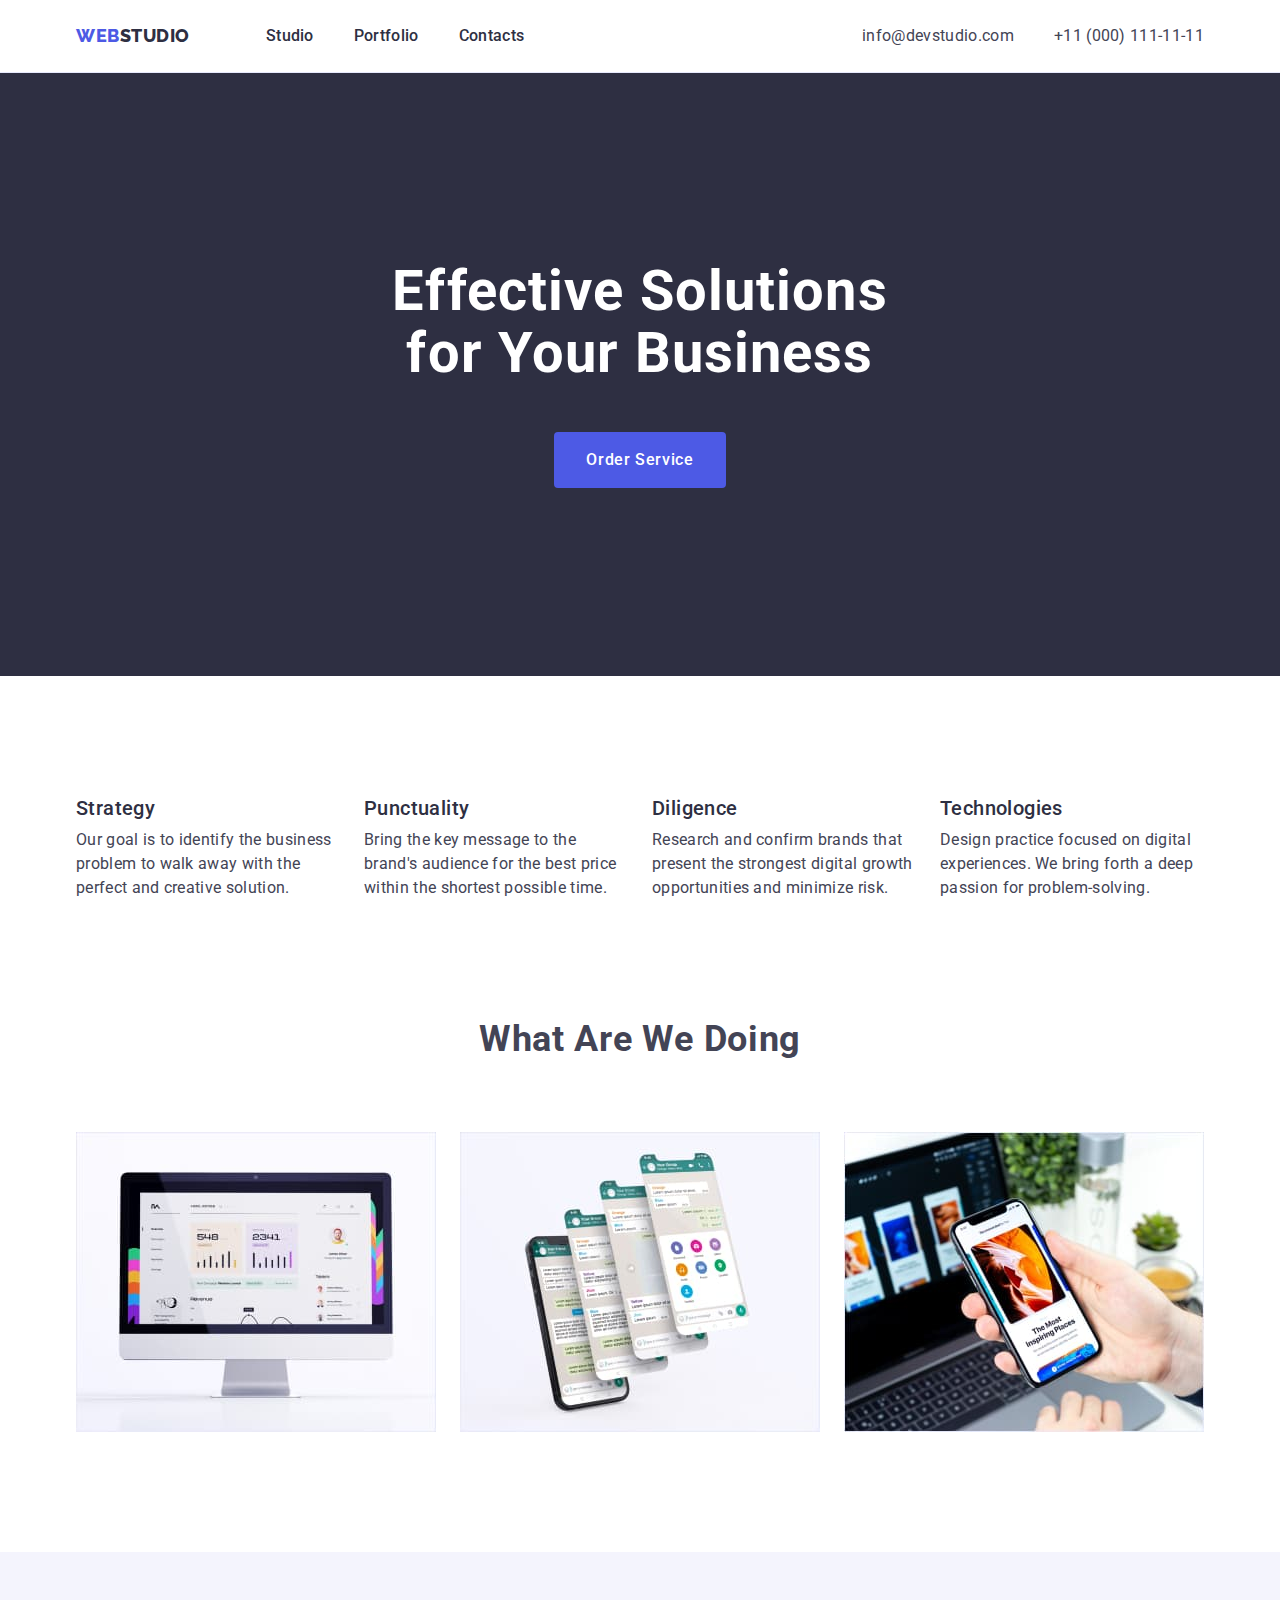
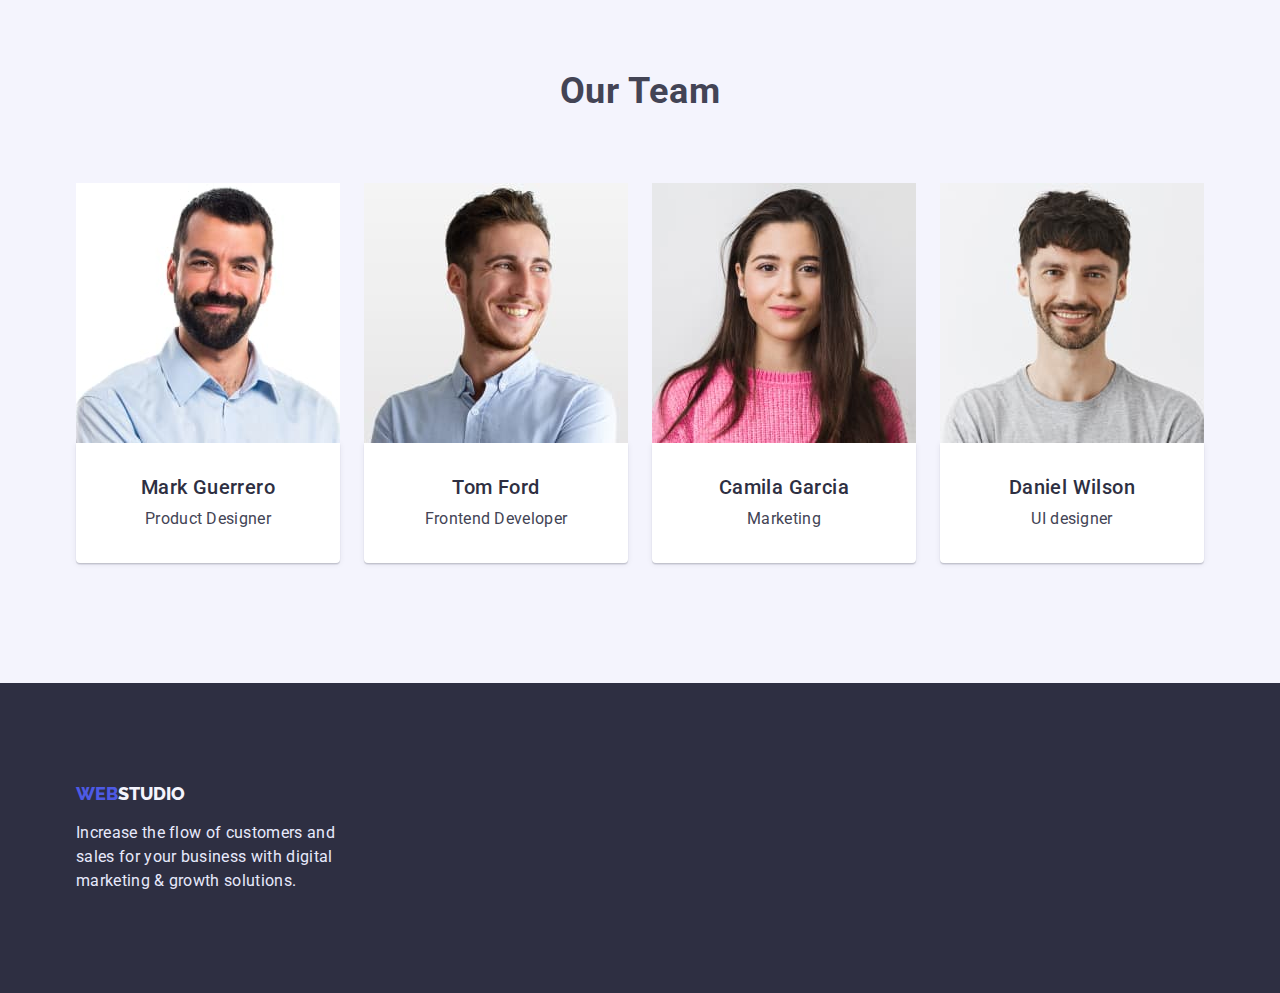
<file: index.html>
<!DOCTYPE html>
<html lang="en">
  <head>
    <meta charset="UTF-8" />
    <meta http-equiv="X-UA-Compatible" content="IE=edge" />
    <meta name="viewport" content="width=device-width, initial-scale=1.0" />
    <title>WebStudio</title>
    <link rel="preconnect" href="https://fonts.googleapis.com" />
    <link rel="preconnect" href="https://fonts.gstatic.com" crossorigin />
    <link
      href="https://fonts.googleapis.com/css2?family=Raleway:wght@800&family=Roboto:wght@400;500;700&display=swap"
      rel="stylesheet"
    />
    <link
      rel="stylesheet"
      href="https://cdn.jsdelivr.net/npm/modern-normalize@1.1.0/modern-normalize.min.css"
    />
    <link rel="stylesheet" href="./css/styles.css" />
  </head>
  <body>
    <!-- Шапка сайта -->
    <header class="page-header">
      <div class="container page-header-container">
        <nav class="page-nav">
          <a class="logo link" href="./index.html"
            ><span class="logo-spn">WEB</span>STUDIO</a
          >
          <ul class="menu list">
            <li class="menu-item">
              <a class="menu-link link" href="./index.html">Studio</a>
            </li>
            <li class="menu-item">
              <a class="menu-link link" href="./portfolio.html">Portfolio</a>
            </li>
            <li class="menu-item">
              <a class="menu-link link" href="./index.html">Contacts</a>
            </li>
          </ul>
        </nav>
        <address class="main-address">
          <ul class="address-menu list">
            <li class="mail">
              <a class="contact-link link" href="mailto:info@devstudio.com"
                >info@devstudio.com</a
              >
            </li>
            <li>
              <a class="contact-link phone link" href="tel:+110001111111"
                >+11 (000) 111-11-11</a
              >
            </li>
          </ul>
        </address>
      </div>
    </header>
    <main>
      <!-- Герой -->
      <section class="hero section">
        <div class="container">
          <h1 class="hero-title">Effective Solutions for Your Business</h1>
          <button class="modal-btn" type="button">Order Service</button>
        </div>
      </section>
      <!-- Преимущества -->
      <section class="benefits section">
        <!-- <h2>Benefits</h2> -->
        <div class="container">
          <ul class="menu-benefits list">
            <li class="menu-item-benefits">
              <h3 class="section-subtitle">Strategy</h3>
              <p class="section-description">
                Our goal is to identify the business problem to walk away with the
                perfect and creative solution.
              </p>
            </li>
            <li class="menu-item-benefits">
              <h3 class="section-subtitle">Punctuality</h3>
              <p class="section-description">
                Bring the key message to the brand's audience for the best price
                within the shortest possible time.
              </p>
            </li>
            <li class="menu-item-benefits">
              <h3 class="section-subtitle">Diligence</h3>
              <p class="section-description">
                Research and confirm brands that present the strongest digital
                growth opportunities and minimize risk.
              </p>
            </li>
            <li class="menu-item-benefits">
              <h3 class="section-subtitle">Technologies</h3>
              <p class="section-description">
                Design practice focused on digital experiences. We bring forth a
                deep passion for problem-solving.
              </p>
            </li>
          </ul>
        </div>
      </section>
      <!-- Примеры работ -->
      <section class="example section">
        <div class="container">
          <h2 class="section-title">What are we doing</h2>
          <ul class="menu-example list">
            <li class="menu-item-img">
              <img
                src="./images/example-1.jpg"
                alt="computer screen"
                width="360"
              />
            </li>
            <li class="menu-item-img">
              <img
                src="./images/example-2.jpg"
                alt="smartphone screens"
                width="360"
              />
            </li>
            <li class="menu-item-img">
              <img
                src="./images/example-3.jpg"
                alt="computer and smartphone screens"
                width="360"
              />
            </li>
          </ul>
        </div>
      </section>
      <!-- Команда -->
      <section class="team section">
        <div class="container">
          <h2 class="section-title">Our Team</h2>
          <ul class="menu-team list">
            <li class="menu-item-team">
              <img src="./images/team-1.jpg" alt="Team member" width="264" />
              <div class="team-card-content-wrapper">
                <h3 class="section-subtitle">Mark Guerrero</h3>
                <p class="section-description">Product Designer</p>
              </div>
            </li>
            <li class="menu-item-team">
              <img src="./images/team-2.jpg" alt="Team member" width="264" />
              <div class="team-card-content-wrapper">
                <h3 class="section-subtitle">Tom Ford</h3>
                <p class="section-description">Frontend Developer</p>
              </div>
            </li>
            <li class="menu-item-team">
              <img src="./images/team-3.jpg" alt="Team member" width="264" />
              <div class="team-card-content-wrapper">
                <h3 class="section-subtitle">Camila Garcia</h3>
                <p class="section-description">Marketing</p>
              </div>
            </li>
            <li class="menu-item-team">
              <img src="./images/team-4.jpg" alt="Team member" width="264" />
              <div class="team-card-content-wrapper">
                <h3 class="section-subtitle">Daniel Wilson</h3>
                <p class="section-description">UI designer</p>
              </div>
            </li>
          </ul>
        </div>
      </section>
    </main>
    <!-- Футер -->
    <footer class="footer">
      <div class="container">
        <a class="logo-footer link" href="./index.html"
          ><span class="logo-spn-footer">WEB</span>STUDIO</a
        >
        <p class="footer-description">
          Increase the flow of customers and sales for your business with digital
          marketing & growth solutions.
        </p>
      </div>
    </footer>
  </body>
</html>
</file>
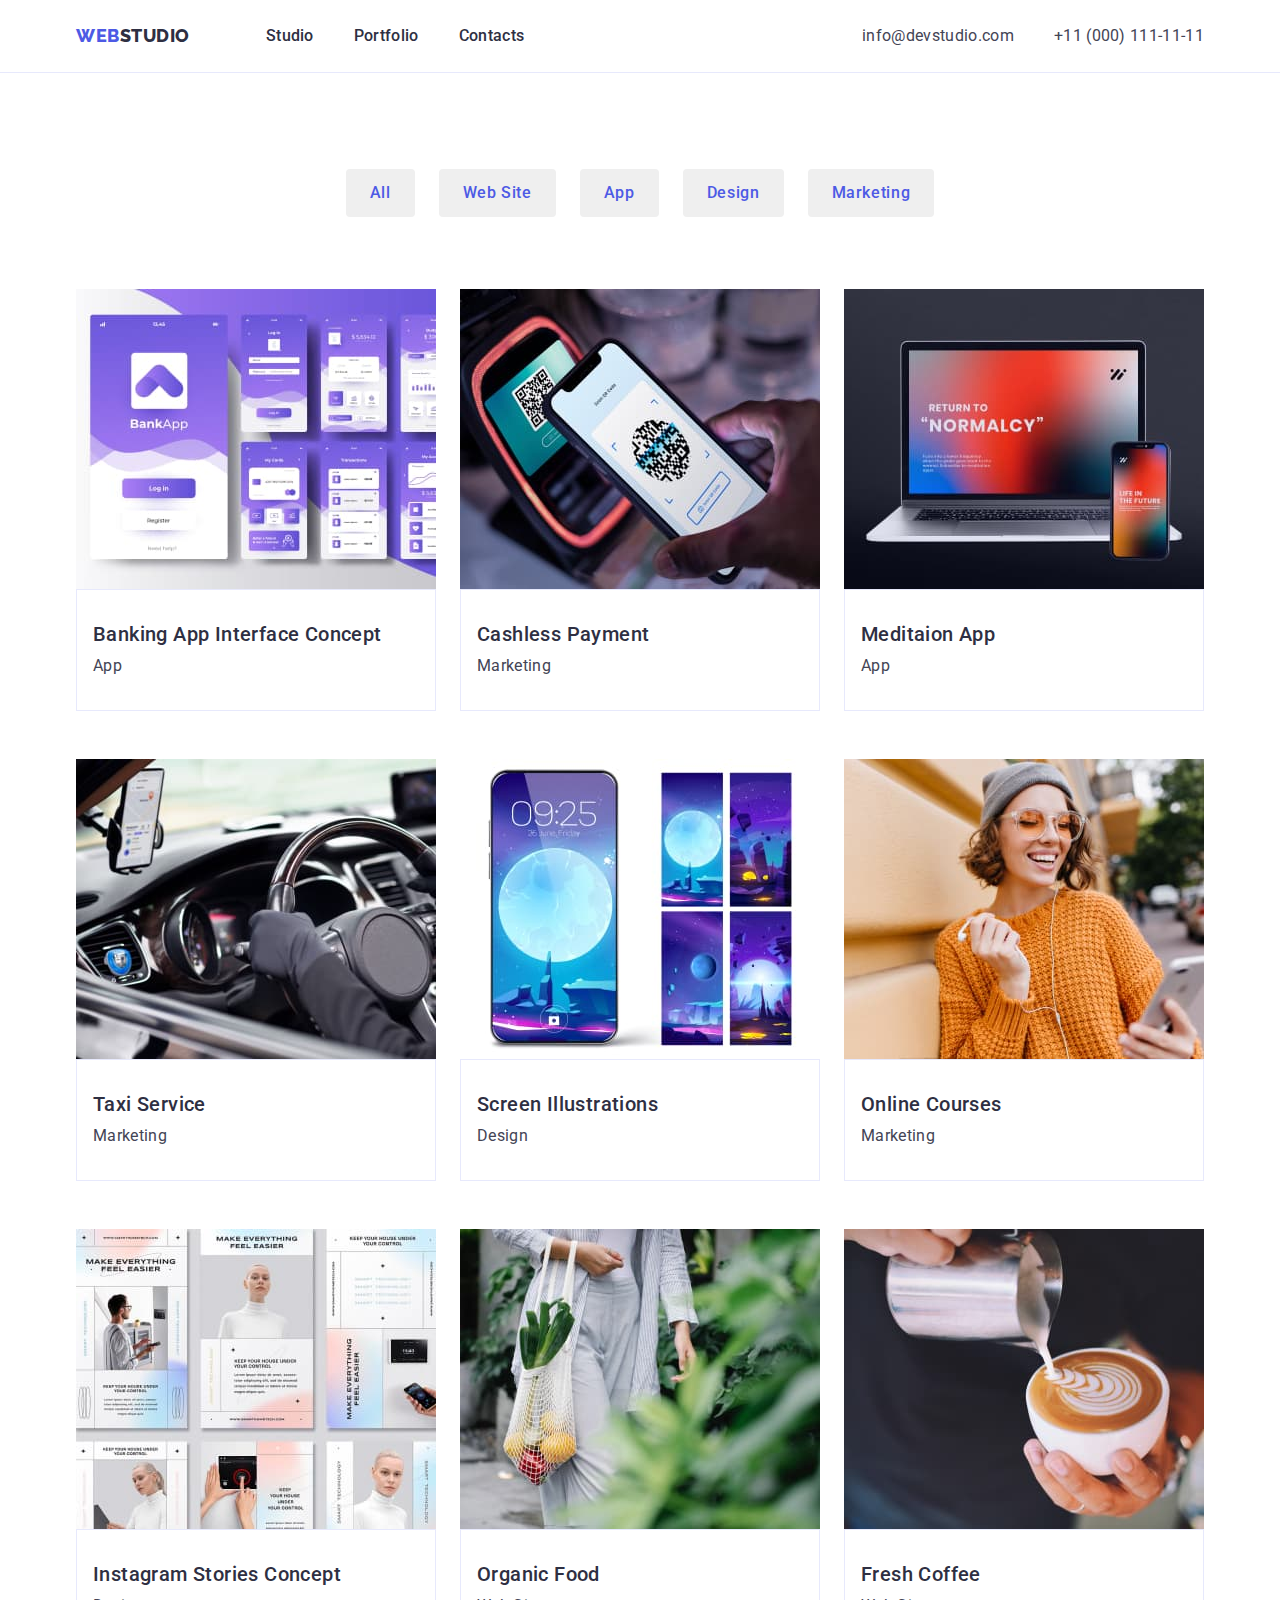
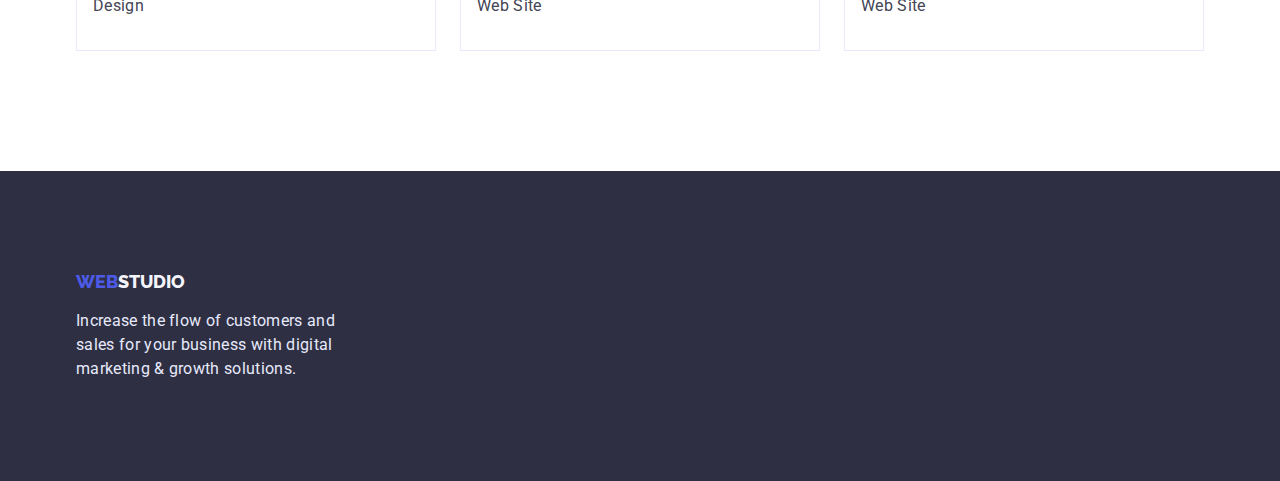
<file: portfolio.html>
<!DOCTYPE html>
<html lang="en">
  <head>
    <meta charset="UTF-8" />
    <meta http-equiv="X-UA-Compatible" content="IE=edge" />
    <meta name="viewport" content="width=device-width, initial-scale=1.0" />
    <title>Portfolio</title>
    <link rel="preconnect" href="https://fonts.googleapis.com" />
    <link rel="preconnect" href="https://fonts.gstatic.com" crossorigin />
    <link
      href="https://fonts.googleapis.com/css2?family=Raleway:wght@800&family=Roboto:wght@400;500;700&display=swap"
      rel="stylesheet"
    />
    <link
      rel="stylesheet"
      href="https://cdn.jsdelivr.net/npm/modern-normalize@1.1.0/modern-normalize.min.css"
    />
    <link rel="stylesheet" href="./css/styles.css" />
  </head>
  <body>
    <header class="page-header">
      <div class="container page-header-container">
        <nav class="page-nav">
          <a class="logo link" href="./index.html"
            ><span class="logo-spn">WEB</span>STUDIO</a
          >
          <ul class="menu list">
            <li class="menu-item">
              <a class="menu-link link" href="./index.html">Studio</a>
            </li>
            <li class="menu-item">
              <a class="menu-link link" href="./portfolio.html">Portfolio</a>
            </li>
            <li class="menu-item">
              <a class="menu-link link" href="./index.html">Contacts</a>
            </li>
          </ul>
        </nav>
        <address class="main-address">
          <ul class="address-menu list">
            <li>
              <a class="contact-link mail link" href="mailto:info@devstudio.com"
                >info@devstudio.com</a
              >
            </li>
            <li>
              <a class="contact-link phone link" href="tel:+110001111111"
                >+11 (000) 111-11-11</a
              >
            </li>
          </ul>
        </address>
      </div>
    </header>

    <main>
      <section class="section portfolio">
        <!-- <h1>Portfolio-examples</h1> -->
        <div class="container">
          <ul class="menu-portfolio-button list">
            <li class="menu-item-btn-portfolio">
              <button class="menu-btn" type="button">All</button>
            </li>
            <li class="menu-item-btn-portfolio">
              <button class="menu-btn" type="button">Web Site</button>
            </li>
            <li class="menu-item-btn-portfolio">
              <button class="menu-btn" type="button">App</button>
            </li>
            <li class="menu-item-btn-portfolio">
              <button class="menu-btn" type="button">Design</button>
            </li>
            <li class="menu-item-btn-portfolio">
              <button class="menu-btn" type="button">Marketing</button>
            </li>
          </ul>
          <ul class="menu-portfolio list">
            <li class="menu-item-portfolio">
              <img src="./images/portf-1.jpg" alt="Banking App" width="360" />
              <div class="portfolio-card-content-wrapper">
                <h2 class="section-subtitle">Banking App Interface Concept</h2>
                <p class="section-description">App</p>
              </div>
            </li>
            <li class="menu-item-portfolio">
              <img
                src="./images/portf-2.jpg"
                alt="Cashless Payment"
                width="360"
              />
              <div class="portfolio-card-content-wrapper">
                <h2 class="section-subtitle">Cashless Payment</h2>
                <p class="section-description">Marketing</p>
              </div>
            </li>
            <li class="menu-item-portfolio">
              <img src="./images/portf-3.jpg" alt="Meditaion App" width="360" />
              <div class="portfolio-card-content-wrapper">
                <h2 class="section-subtitle">Meditaion App</h2>
                <p class="section-description">App</p>
              </div>
            </li>
            <li class="menu-item-portfolio">
              <img src="./images/portf-4.jpg" alt="Taxi Service" width="360" />
              <div class="portfolio-card-content-wrapper">
                <h2 class="section-subtitle">Taxi Service</h2>
                <p class="section-description">Marketing</p>
              </div>
            </li>
            <li class="menu-item-portfolio">
              <img
                src="./images/portf-5.jpg"
                alt="Screen Illustrations"
                width="360"
              />
              <div class="portfolio-card-content-wrapper">
                <h2 class="section-subtitle">Screen Illustrations</h2>
                <p class="section-description">Design</p>
              </div>
            </li>
            <li class="menu-item-portfolio">
              <img
                src="./images/portf-6.jpg"
                alt="Online Courses"
                width="360"
              />
              <div class="portfolio-card-content-wrapper">
                <h2 class="section-subtitle">Online Courses</h2>
                <p class="section-description">Marketing</p>
              </div>
            </li>
            <li>
              <img
                src="./images/portf-7.jpg"
                alt="Instagram Stories Concept"
                width="360"
              />
              <div class="portfolio-card-content-wrapper">
                <h2 class="section-subtitle">Instagram Stories Concept</h2>
                <p class="section-description">Design</p>
              </div>
            </li>
            <li>
              <img src="./images/portf-8.jpg" alt="Organic Food" width="360" />
              <div class="portfolio-card-content-wrapper">
                <h2 class="section-subtitle">Organic Food</h2>
                <p class="section-description">Web Site</p>
              </div>
            </li>
            <li>
              <img src="./images/portf-9.jpg" alt="Fresh Coffee" width="360" />
              <div class="portfolio-card-content-wrapper">
                <h2 class="section-subtitle">Fresh Coffee</h2>
                <p class="section-description">Web Site</p>
              </div>
            </li>
          </ul>
        </div>
      </section>
    </main>

    <footer class="footer">
      <div class="container">
        <a class="logo-footer link" href="./index.html"
          ><span class="logo-spn-footer">WEB</span>STUDIO</a
        >
        <p class="footer-description">
          Increase the flow of customers and sales for your business with
          digital marketing & growth solutions.
        </p>
      </div>
    </footer>
  </body>
</html>
</file>
<file: css/styles.css>
:root {
  --accent-color: #404bbf;
  --primary-color: #434455;
  --secondary-color: #2e2f42;
  --basic-white-color: #ffffff;
}

h1,
h2,
h3,
h4,
p {
  margin-top: 0;
  margin-bottom: 0;
}

ul,
ol {
  margin-top: 0;
  margin-bottom: 0;
  padding-left: 0;
}

img {
  display: block;
}

.list {
  list-style: none;
}

.link {
  text-decoration: none;
}

.container {
  width: 1158px;
  margin-right: auto;
  margin-left: auto;
  padding-left: 15px;
  padding-right: 15px;
}

.section {
  padding-top: 120px;
  padding-bottom: 120px;
}

body {
  font-family: 'Roboto', sans-serif;
  color: var(--primary-color);
  background-color: var(--basic-white-color);
  font-size: 16px;
}

/* ============= КОМПОНЕНТЫ ============*/

.section-title {
  font-size: 36px;
  line-height: 1.1;
  text-align: center;
  letter-spacing: 0.02em;
  text-transform: capitalize;
  margin-bottom: 72px;
}

.section-subtitle {
  font-weight: 500;
  font-size: 20px;
  line-height: 1.2;
  letter-spacing: 0.02em;
  margin-bottom: 8px;

  color: var(--secondary-color);
}

.section-description {
  line-height: 1.5;
  letter-spacing: 0.02em;

  color: var(--primary-color);
}

/* ============= /КОМПОНЕНТЫ ============*/

/* ============= ШАПКА-САЙТА ============*/
.page-header {
  padding-top: 24px;
  padding-bottom: 24px;
  border-bottom: 1px solid#E7E9FC;
}

.page-header-container {
  display: flex;
  align-items: center;
  justify-content: space-between;
}

.page-nav {
  display: flex;
  align-items: center;
}

.menu {
  display: flex;
  align-items: center;
}

.main-address {
  display: flex;
  align-items: center;
}
.address-menu {
  display: flex;
  align-items: center;
}

.logo-spn {
  color: #4d5ae5;
}

.logo {
  font-family: 'Raleway', sans-serif;
  font-weight: 800;
  font-size: 18px;
  line-height: 1.33;
  letter-spacing: 0.03em;

  color: var(--secondary-color);

  margin-right: 76px;
}

.menu-item:not(:last-child) {
  margin-right: 40px;
}

.menu-link {
  font-weight: 500;
  line-height: 1.5;
  letter-spacing: 0.02em;

  color: var(--secondary-color);
}

.menu-link:hover,
.menu-link:focus {
  color: var(--accent-color);
}

.contact-link {
  font-style: normal;
  line-height: 1.5;
  letter-spacing: 0.02em;

  color: var(--primary-color);
}

.contact-link:hover,
.contact-link:focus {
  color: var(--accent-color);
}

.mail {
  margin-left: auto;
  margin-right: 40px;
}

/* ============= /ШАПКА-САЙТА ============*/

/* ============= ГЕРОЙ ============= */

.hero {
  background-color: var(--secondary-color);
  padding-top: 188px;
  padding-bottom: 188px;
  /* width: 1440px;
  height: 600px; */
}

.hero-title {
  max-width: 500px;
  margin-right: auto;
  margin-left: auto;
  font-weight: 700;
  font-size: 56px;
  line-height: 1.1;
  text-align: center;
  letter-spacing: 0.02em;

  color: var(--basic-white-color);
}

.modal-btn {
  margin-top: 48px;
  margin-right: auto;
  margin-left: auto;
  padding-top: 16px;
  padding-bottom: 16px;
  padding-left: 32px;
  padding-right: 32px;
  border-radius: 4px;
  border: none;

  font-weight: 500;
  font-size: 16px;
  line-height: 1.5;
  display: flex;
  align-items: center;
  letter-spacing: 0.04em;
  cursor: pointer;

  color: #ffffff;
  background-color: #4d5ae5;
}

.modal-btn:hover,
.modal-btn:focus {
  background-color: var(--accent-color);
}
/* ============= /ГЕРОЙ ============= */

/* ============= ПРЕИМУЩЕСТВА =============*/

.benefits { 
  padding-bottom: 0;
}

.menu-benefits {
  display: flex;
  gap: 24px;
}

.menu-item-benefits {
  flex-basis: calc((100% - 72px) / 4);
}

/* ============= /ПРЕИМУЩЕСТВА =============*/

/* ============= ПРИМЕРЫ РАБОТ =============*/

.menu-example {
  display: flex;
  gap: 24px;
}

.menu-item-img {
  flex-basis: calc((100%-48) / 3);
}
/* ============= /ПРИМЕРЫ РАБОТ =============*/

/* ============= КОМАНДА =============*/

.team {
  background-color: #f4f4fd;
}

.menu-team {
  display: flex;
  flex-wrap: wrap;
  gap: 24px;
}
.menu-item-team {
  flex-basis: calc((100% - 72px) / 4);
}

.team-card-content-wrapper {
  text-align: center;
  background: #ffffff;
  box-shadow: 0px 1px 6px rgba(46, 47, 66, 0.08),
    0px 1px 1px rgba(46, 47, 66, 0.16), 0px 2px 1px rgba(46, 47, 66, 0.08);
  border-radius: 0px 0px 4px 4px;
  padding: 32px;
}

/* ============= /КОМАНДА =============*/

/* ============= ФУТУЕР =============*/

.footer {
  background-color: var(--secondary-color);
  padding-top: 100px;
  padding-bottom: 100px;
}

.logo-footer {
  font-family: 'Raleway', sans-serif;
  font-weight: 800;
  font-size: 18px;
  line-height: 1.2;
  color: #f4f4fd;
}

.logo-spn-footer {
  color: #4d5ae5;
}

.footer-description {
  margin-top: 16px;
  max-width: 264px;
  line-height: 1.5;
  letter-spacing: 0.02em;
  color: #e7e9fc;
}
/* ============= /ФУТУЕР =============*/

/* ========== СТИЛИ ДЛЯ ПОРТФОЛИО ========== */

/* ============= DIV-MENU =============== */
.menu-portfolio-button {
  display: flex;
  justify-content: center;
  column-gap: 24px;
}

.menu-btn {
  border: none;
  border-radius: 4px;
  padding: 12px 24px;

  font-weight: 500;
  font-size: 16px;
  line-height: 1.5;
  display: flex;
  align-items: center;
  text-align: center;
  letter-spacing: 0.04em;
  cursor: pointer;

  color: #4d5ae5;
}

.menu-btn:hover,
.menu-btn:focus {
  background-color: var(--accent-color);
  color: #ffffff;
}

.menu-portfolio {
  display: flex;
  flex-wrap: wrap;
  gap: 48px 24px;

  margin-top: 72px;
}

.menu-item-portfolio {
  flex-basis: calc((100% - 48px) / 3);
}

.portfolio {
  padding-top: 96px;
}

.portfolio-card-content-wrapper {
  background: #ffffff;
  border: 1px solid #e7e9fc;
  padding-top: 32px;
  padding-bottom: 32px;
  padding-left: 16px;
}

/* ============= /DIV-MENU =============== */
</file>
